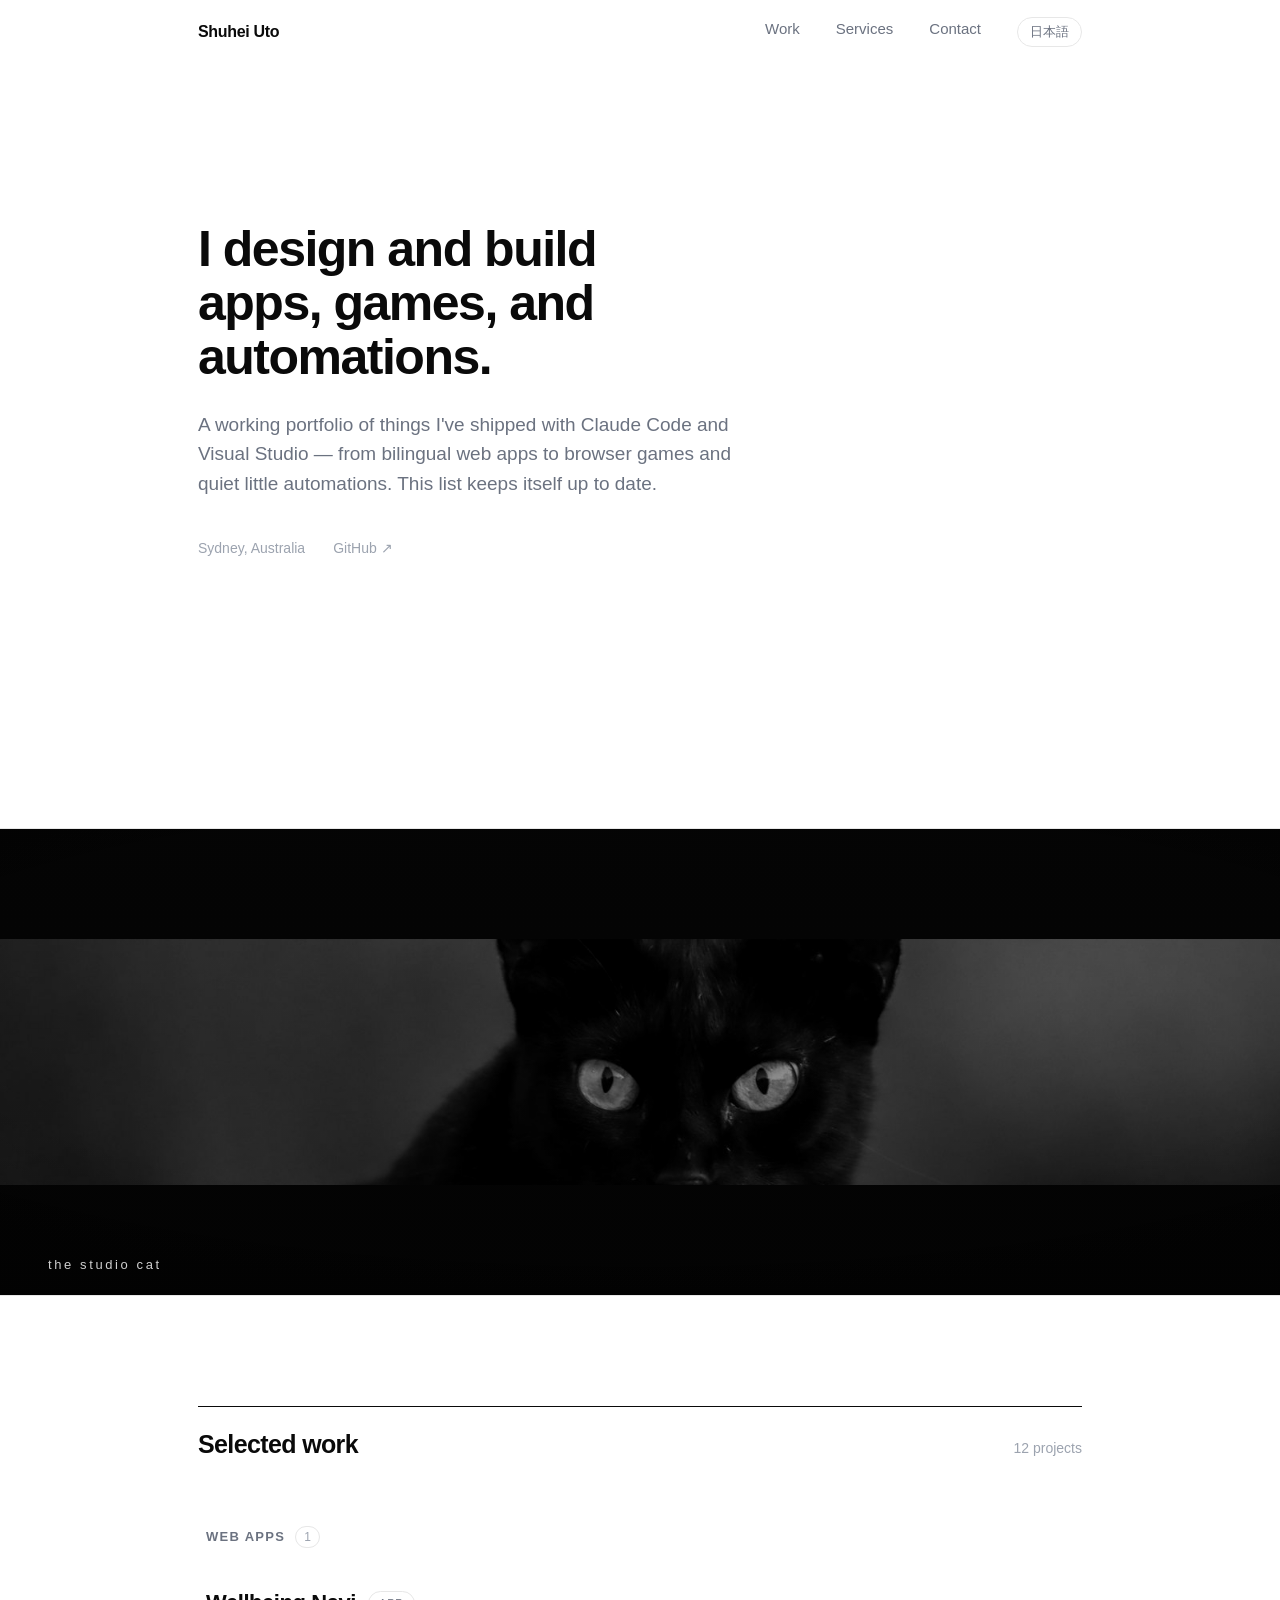
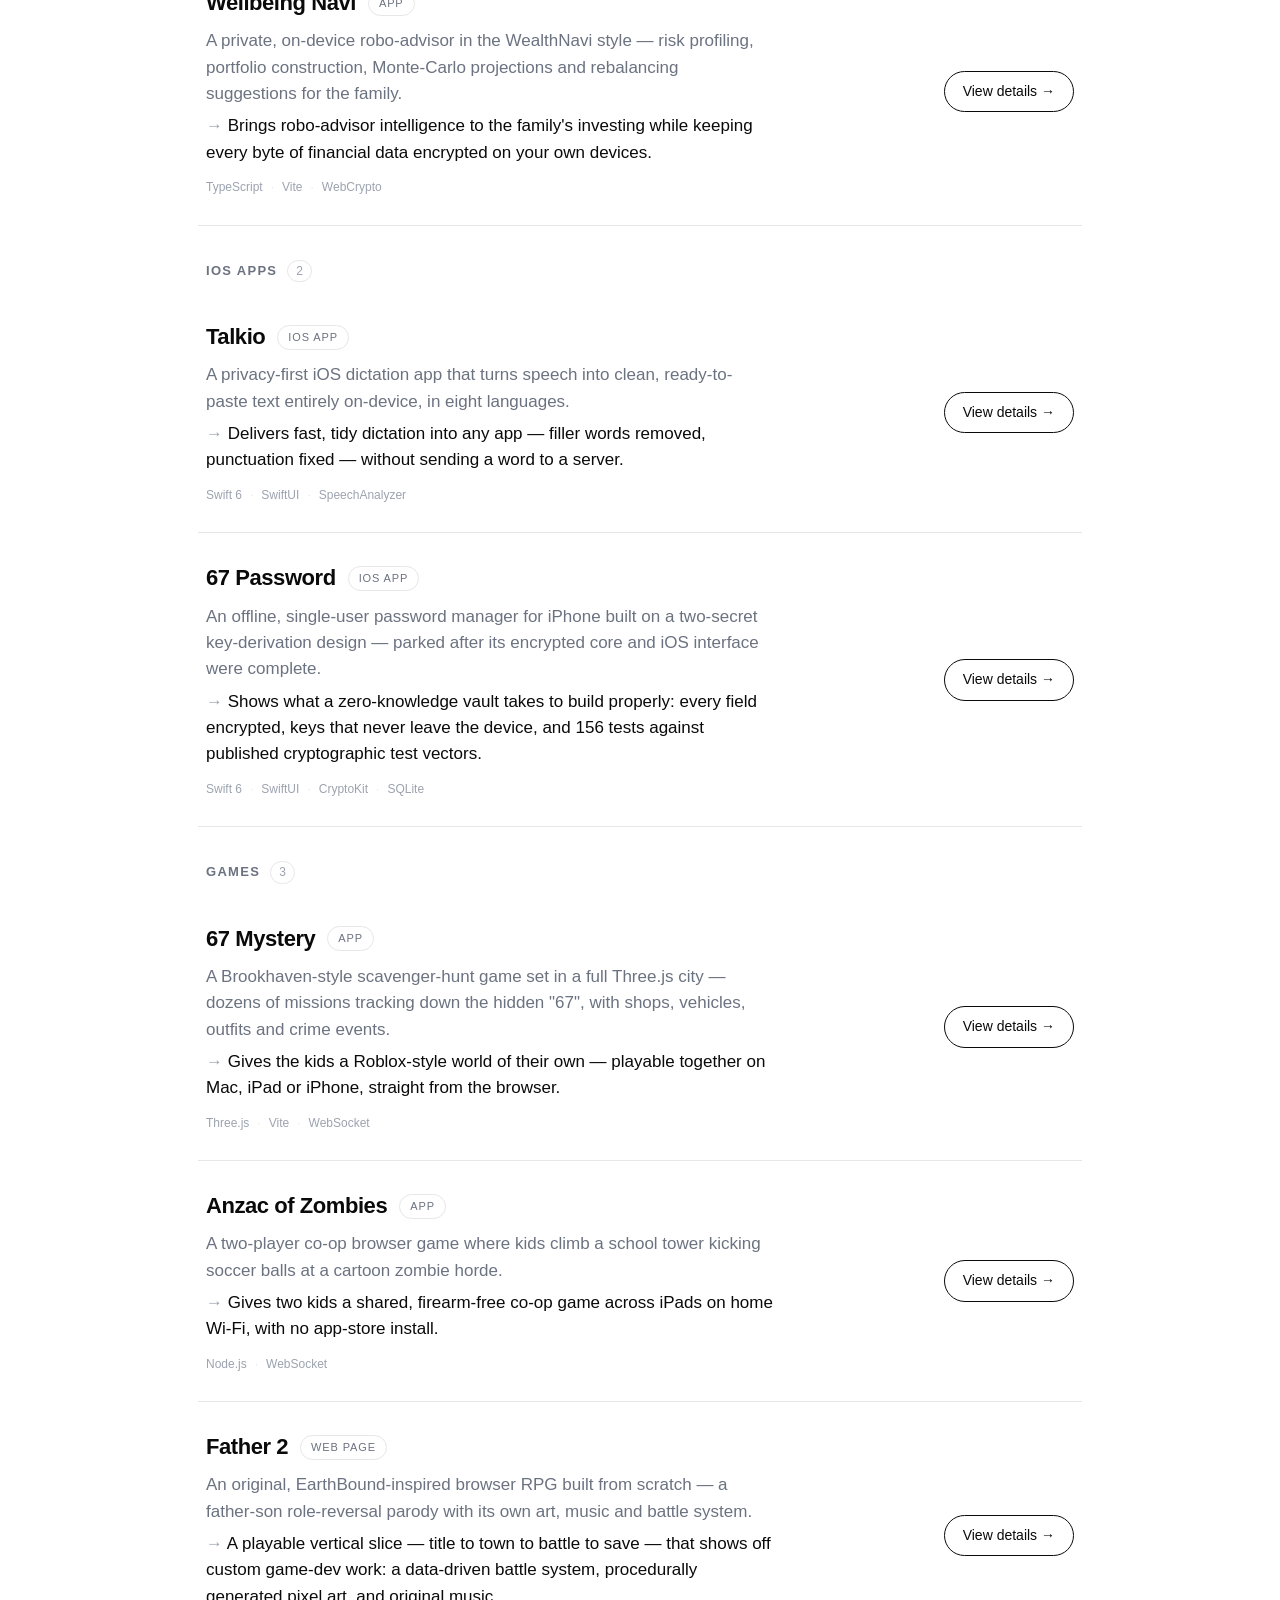
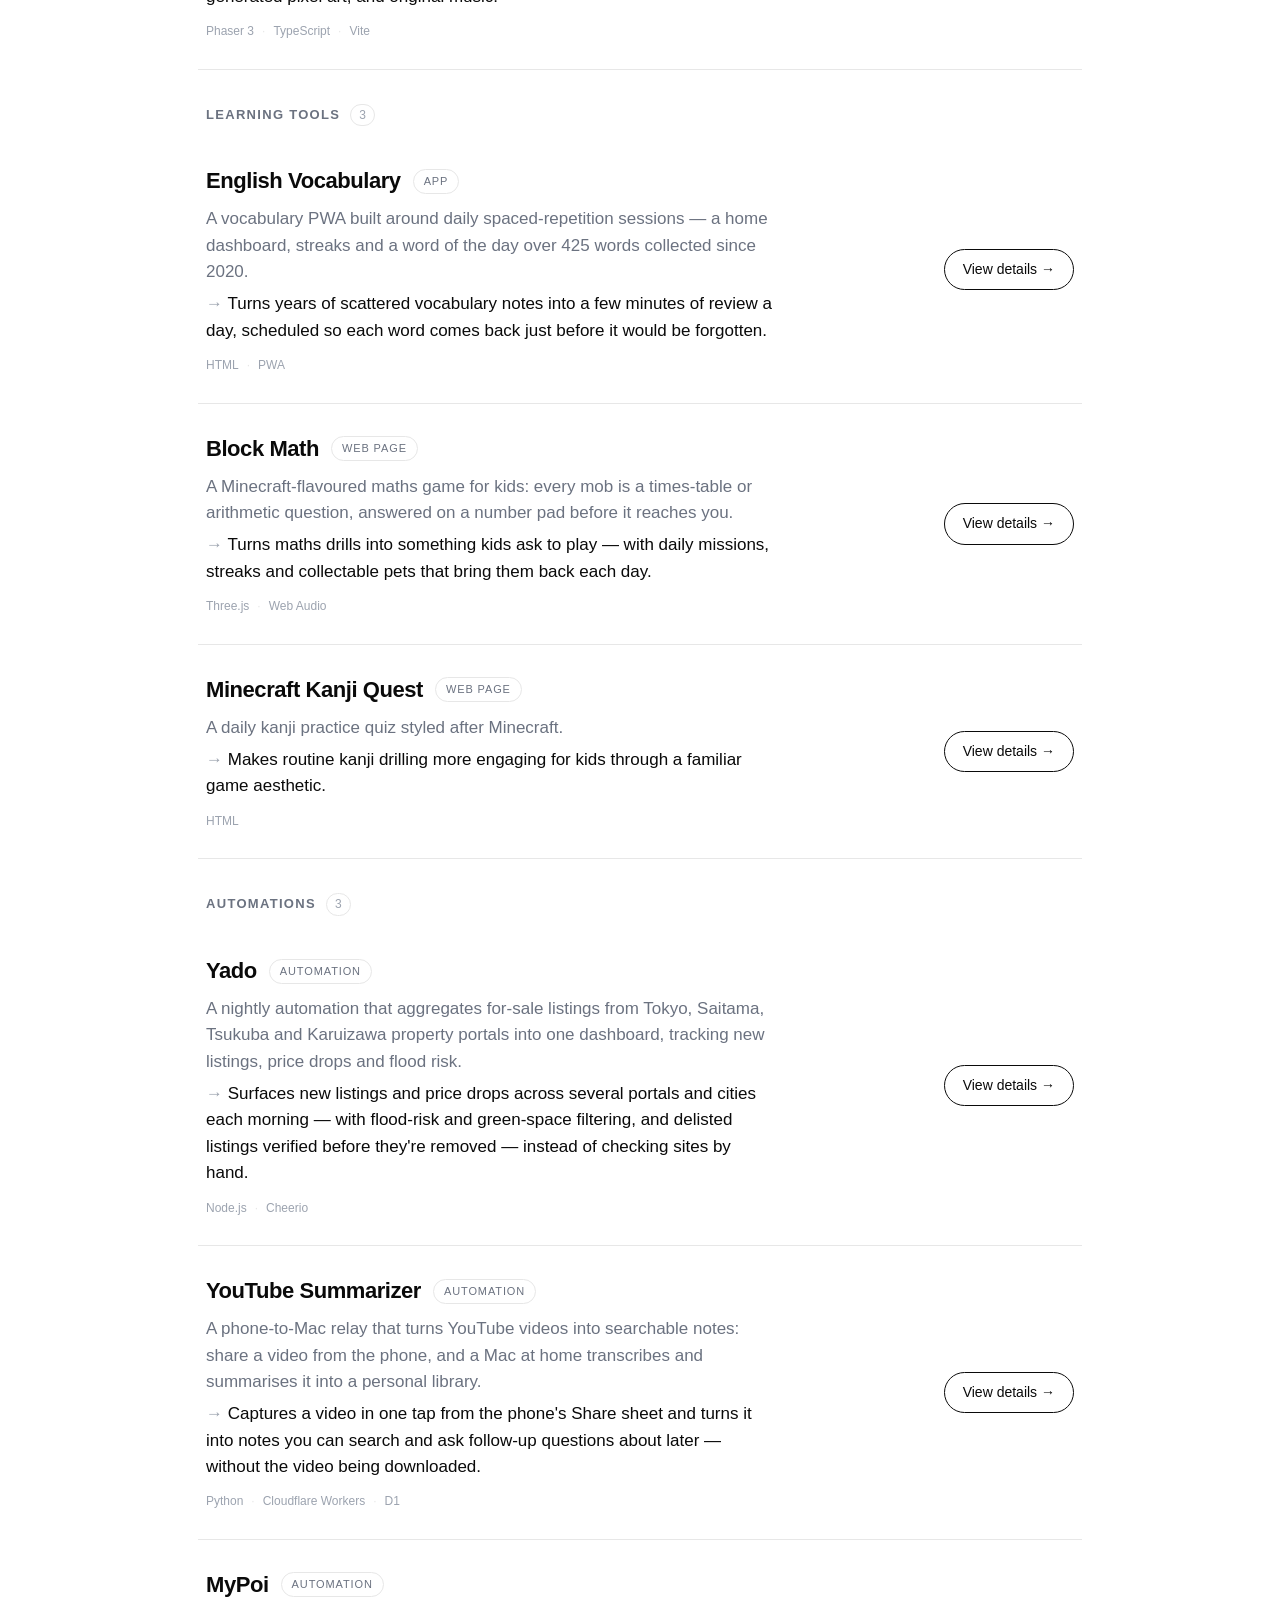
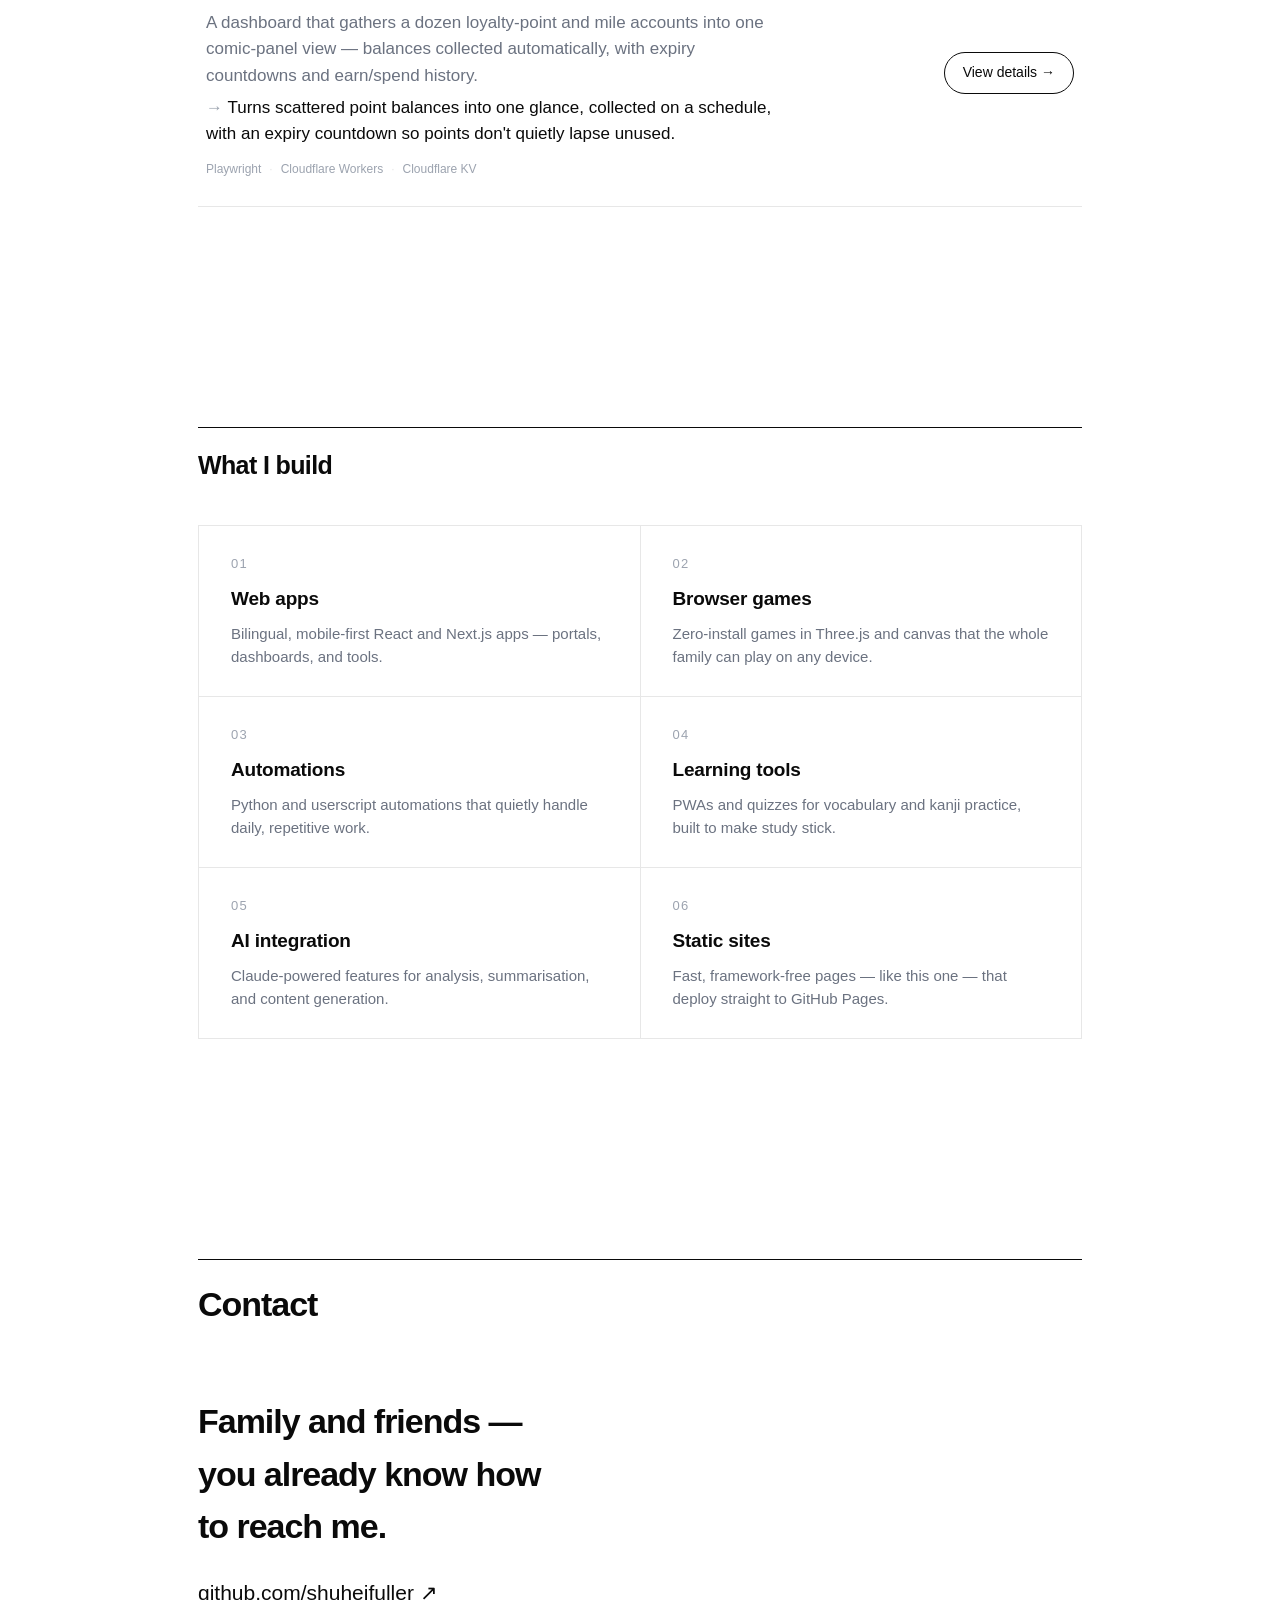
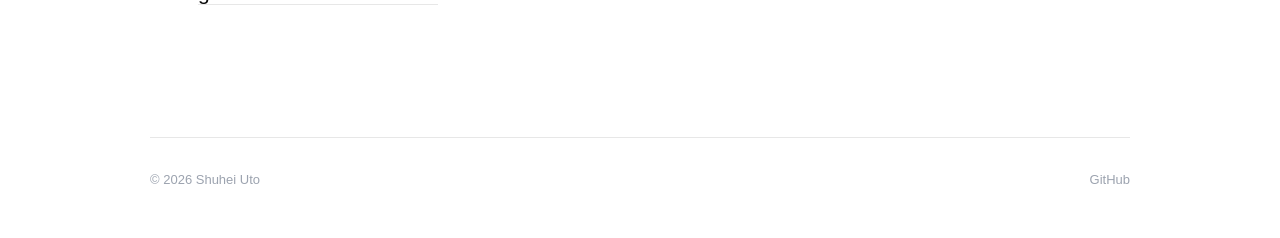
<file: index.html>
<!doctype html>
<html lang="en">
<head>
  <meta charset="utf-8" />
  <meta http-equiv="Content-Security-Policy" content="default-src 'none'; script-src 'self'; style-src 'self'; img-src 'self'; connect-src 'self'; font-src 'self'; manifest-src 'none'; base-uri 'none'; form-action 'none'; object-src 'none'; upgrade-insecure-requests" />
  <meta name="referrer" content="no-referrer" />
  <meta name="robots" content="noindex, nofollow, noarchive, noimageindex" />
  <meta name="viewport" content="width=device-width, initial-scale=1" />
  <title>Shuhei Uto — Apps, games & automations</title>
  <meta name="description" content="A working portfolio of apps, web pages, and automations built with Claude Code and Visual Studio." />
  <link rel="stylesheet" href="./assets/styles.css?v=5" />
</head>
<body>
  <header class="nav">
    <div class="wrap nav-inner">
      <a class="wordmark" href="#top">Shuhei&nbsp;Uto</a>
      <nav class="nav-links">
        <a href="#work" data-i18n="nav.work">Work</a>
        <a href="#services" data-i18n="nav.services">Services</a>
        <a href="#contact" data-i18n="nav.contact">Contact</a>
        <button type="button" class="lang-toggle" id="lang-toggle"
                data-i18n="nav.langToggle" data-i18n-title="nav.langToggleTitle">日本語</button>
      </nav>
    </div>
  </header>

  <main id="top">
    <section class="hero wrap">
      <h1 data-i18n="hero.title">I design and build apps, games, and automations.</h1>
      <p class="lead" data-i18n="hero.lead">
        A working portfolio of things I've shipped with Claude Code and Visual Studio —
        from bilingual web apps to browser games and quiet little automations. This list
        keeps itself up to date.
      </p>
      <div class="hero-meta">
        <span data-i18n="hero.location">Sydney, Australia</span>
        <a href="https://github.com/shuheifuller" target="_blank" rel="noopener noreferrer">GitHub ↗</a>
      </div>
    </section>

    <section class="cat-band" aria-label="Black cat portrait">
      <img src="./assets/img/black-cat.jpg" alt="Low-key monochrome portrait of a black cat" />
      <span class="cat-label" data-i18n="cat.label">the studio cat</span>
    </section>

    <section id="work" class="wrap">
      <div class="section-head">
        <h2 data-i18n="work.heading">Selected work</h2>
        <span class="count" id="work-count"></span>
      </div>
      <div class="work-list" id="work-list">
        <p class="loading" data-i18n="work.loading">Loading projects…</p>
      </div>
    </section>

    <section id="services" class="wrap">
      <div class="section-head"><h2 data-i18n="services.heading">What I build</h2></div>
      <div class="services">
        <div class="service">
          <div class="num">01</div>
          <h3 data-i18n="services.1.title">Web apps</h3>
          <p data-i18n="services.1.body">Bilingual, mobile-first React and Next.js apps — portals, dashboards, and tools.</p>
        </div>
        <div class="service">
          <div class="num">02</div>
          <h3 data-i18n="services.2.title">Browser games</h3>
          <p data-i18n="services.2.body">Zero-install games in Three.js and canvas that the whole family can play on any device.</p>
        </div>
        <div class="service">
          <div class="num">03</div>
          <h3 data-i18n="services.3.title">Automations</h3>
          <p data-i18n="services.3.body">Python and userscript automations that quietly handle daily, repetitive work.</p>
        </div>
        <div class="service">
          <div class="num">04</div>
          <h3 data-i18n="services.4.title">Learning tools</h3>
          <p data-i18n="services.4.body">PWAs and quizzes for vocabulary and kanji practice, built to make study stick.</p>
        </div>
        <div class="service">
          <div class="num">05</div>
          <h3 data-i18n="services.5.title">AI integration</h3>
          <p data-i18n="services.5.body">Claude-powered features for analysis, summarisation, and content generation.</p>
        </div>
        <div class="service">
          <div class="num">06</div>
          <h3 data-i18n="services.6.title">Static sites</h3>
          <p data-i18n="services.6.body">Fast, framework-free pages — like this one — that deploy straight to GitHub Pages.</p>
        </div>
      </div>
    </section>

    <section id="contact" class="contact wrap">
      <div class="section-head"><h2 data-i18n="contact.heading">Contact</h2></div>
      <h2 data-i18n="contact.pitch">Family and friends — you already know how to reach me.</h2>
      <p><a class="big" href="https://github.com/shuheifuller" target="_blank" rel="noopener noreferrer">github.com/shuheifuller ↗</a></p>
    </section>
  </main>

  <footer class="footer wrap">
    <span>© <span id="year">2026</span> Shuhei Uto</span>
    <span>
      <a href="https://github.com/shuheifuller" target="_blank" rel="noopener noreferrer">GitHub</a>
    </span>
  </footer>

  <script src="./assets/core.js?v=5"></script>
  <script src="./assets/i18n.js?v=5"></script>
  <script src="./assets/vault.js?v=5"></script>
  <script src="./assets/main.js?v=5"></script>
</body>
</html>
</file>
<file: assets/styles.css>
/* ── Shuhei Uto — portfolio. flexdigital-inspired: monochrome, generous whitespace. ── */

:root {
  --bg: #ffffff;
  --fg: #0a0a0a;
  --muted: #6b7280;
  --faint: #9ca3af;
  --line: #e7e7e7;
  --hover: #f6f6f6;
  --accent: #0a0a0a;
  --maxw: 980px;
  --pad: clamp(20px, 5vw, 48px);
  --sans: "Inter", -apple-system, BlinkMacSystemFont, "Segoe UI", "Helvetica Neue", Arial, sans-serif;
}

* { box-sizing: border-box; }

html { scroll-behavior: smooth; }

body {
  margin: 0;
  background: var(--bg);
  color: var(--fg);
  font-family: var(--sans);
  font-size: 17px;
  line-height: 1.55;
  -webkit-font-smoothing: antialiased;
  text-rendering: optimizeLegibility;
}

a { color: inherit; text-decoration: none; }

.wrap {
  max-width: var(--maxw);
  margin: 0 auto;
  padding-left: var(--pad);
  padding-right: var(--pad);
}

/* ── Nav ───────────────────────────────────────────────────────────── */
.nav {
  position: fixed;
  inset: 0 0 auto 0;
  z-index: 50;
  background: rgba(255, 255, 255, 0.82);
  backdrop-filter: saturate(180%) blur(12px);
  border-bottom: 1px solid transparent;
  transition: border-color 0.25s ease;
}
.nav.scrolled { border-bottom-color: var(--line); }
.nav-inner {
  display: flex;
  align-items: center;
  justify-content: space-between;
  height: 64px;
}
.wordmark {
  font-weight: 600;
  letter-spacing: -0.02em;
  font-size: 16px;
}
.nav-links {
  display: flex;
  gap: clamp(16px, 3vw, 36px);
  font-size: 15px;
  color: var(--muted);
}
.nav-links a { transition: color 0.15s ease; }
.nav-links a:hover { color: var(--fg); }
.lang-toggle {
  font: inherit;
  font-size: 13px;
  color: var(--muted);
  background: none;
  border: 1px solid var(--line);
  border-radius: 999px;
  padding: 4px 12px;
  cursor: pointer;
  transition: color 0.15s ease, border-color 0.15s ease;
}
.lang-toggle:hover { color: var(--fg); border-color: var(--fg); }
/* Japanese text sits better with slightly looser lines */
:root:lang(ja) body { line-height: 1.7; }
:root:lang(ja) .hero h1 { letter-spacing: -0.01em; line-height: 1.3; }

/* ── Hero ──────────────────────────────────────────────────────────── */
.hero {
  min-height: 92vh;
  display: flex;
  flex-direction: column;
  justify-content: center;
  padding-top: 64px;
}
.hero h1 {
  font-size: clamp(32px, 4.4vw, 50px);
  line-height: 1.08;
  letter-spacing: -0.03em;
  font-weight: 600;
  margin: 0 0 26px;
  max-width: 18ch;
}
.hero .lead {
  font-size: clamp(16px, 1.6vw, 19px);
  color: var(--muted);
  max-width: 54ch;
  margin: 0 0 40px;
}
.hero-meta {
  display: flex;
  gap: 28px;
  flex-wrap: wrap;
  font-size: 14px;
  color: var(--faint);
}
.hero-meta a:hover { color: var(--fg); }

/* ── Black-cat feature band (low-key, full width) ──────────────────── */
.cat-band {
  position: relative;
  width: 100%;
  height: clamp(300px, 52vh, 560px);
  overflow: hidden;
  background: #050505;
  border-top: 1px solid var(--line);
  border-bottom: 1px solid var(--line);
}
.cat-band img {
  width: 100%;
  height: 100%;
  object-fit: cover;
  object-position: center 38%;
  display: block;
  /* monotone, low-key */
  filter: grayscale(1) contrast(1.06) brightness(0.78);
}
/* vignette so the photo reads low-key and the label stays legible */
.cat-band::after {
  content: "";
  position: absolute;
  inset: 0;
  pointer-events: none;
  background:
    radial-gradient(120% 90% at 50% 42%, rgba(0,0,0,0) 45%, rgba(0,0,0,0.72) 100%),
    linear-gradient(to bottom, rgba(0,0,0,0.15), rgba(0,0,0,0.35));
}
.cat-label {
  position: absolute;
  left: var(--pad);
  bottom: 20px;
  z-index: 2;
  color: #cfcfcf;
  font-size: 13px;
  letter-spacing: 0.2em;
  text-transform: lowercase;
}

/* ── Section scaffolding ───────────────────────────────────────────── */
section { padding: clamp(56px, 9vw, 110px) 0; }
.section-head {
  display: flex;
  align-items: baseline;
  justify-content: space-between;
  margin-bottom: 40px;
  border-top: 1px solid var(--fg);
  padding-top: 18px;
}
.section-head h2 {
  font-size: clamp(20px, 2.2vw, 25px);
  font-weight: 600;
  letter-spacing: -0.025em;
  margin: 0;
}
.section-head .count { color: var(--faint); font-size: 14px; }

/* ── Work list (grouped by category) ──────────────────────────────── */
.work-list { display: flex; flex-direction: column; }
.work-group + .work-group { margin-top: 12px; }
.work-group-head {
  display: flex;
  align-items: baseline;
  gap: 10px;
  padding: 22px 8px 10px;
}
.work-group-title {
  font-size: 13px;
  font-weight: 600;
  letter-spacing: 0.1em;
  text-transform: uppercase;
  color: var(--muted);
  margin: 0;
}
.work-group-count {
  font-size: 12px;
  color: var(--faint);
  border: 1px solid var(--line);
  border-radius: 999px;
  padding: 1px 8px;
}
.work-item {
  display: grid;
  grid-template-columns: 1fr auto;
  gap: 16px 32px;
  align-items: start;
  padding: 28px 8px;
  border-bottom: 1px solid var(--line);
  transition: background 0.15s ease, padding-left 0.2s ease;
}
.work-item:hover { background: var(--hover); padding-left: 16px; }
.work-item .body { min-width: 0; }
.work-head {
  display: flex;
  align-items: center;
  gap: 12px;
  flex-wrap: wrap;
  margin-bottom: 8px;
}
.work-name {
  font-size: clamp(19px, 1.9vw, 22px);
  font-weight: 600;
  letter-spacing: -0.02em;
}
.tag {
  font-size: 11px;
  letter-spacing: 0.08em;
  text-transform: uppercase;
  color: var(--muted);
  border: 1px solid var(--line);
  border-radius: 999px;
  padding: 3px 10px;
  white-space: nowrap;
}
.work-desc { color: var(--muted); margin: 0 0 6px; max-width: 60ch; }
.work-benefit { color: var(--fg); margin: 0; max-width: 60ch; font-weight: 450; }
.work-benefit::before { content: "→ "; color: var(--faint); }
.work-tech {
  margin-top: 12px;
  display: flex;
  gap: 8px;
  flex-wrap: wrap;
  font-size: 12px;
  color: var(--faint);
}
.work-tech span { white-space: nowrap; }
.work-tech span + span::before { content: "·"; margin-right: 8px; color: var(--line); }

.work-link {
  align-self: center;
  font-size: 14px;
  white-space: nowrap;
  border: 1px solid var(--fg);
  border-radius: 999px;
  padding: 9px 18px;
  transition: background 0.15s ease, color 0.15s ease;
}
.work-link:hover { background: var(--fg); color: var(--bg); }
.work-link .arrow { transition: transform 0.15s ease; display: inline-block; }
.work-link:hover .arrow { transform: translate(2px, -2px); }
.no-link { align-self: center; font-size: 13px; color: var(--faint); white-space: nowrap; }

/* ── Services ──────────────────────────────────────────────────────── */
.services { display: grid; grid-template-columns: repeat(2, 1fr); gap: 1px; background: var(--line); border: 1px solid var(--line); }
.service { background: var(--bg); padding: 28px clamp(18px, 3vw, 32px); }
.service .num { color: var(--faint); font-size: 13px; letter-spacing: 0.1em; }
.service h3 { font-size: 19px; font-weight: 600; margin: 10px 0 8px; letter-spacing: -0.01em; }
.service p { color: var(--muted); margin: 0; font-size: 15px; }

/* ── Contact / footer ──────────────────────────────────────────────── */
.contact h2 { font-size: clamp(24px, 2.8vw, 34px); letter-spacing: -0.03em; font-weight: 600; margin: 0 0 24px; max-width: 20ch; }
.contact a.big { font-size: clamp(17px, 1.8vw, 21px); border-bottom: 1px solid var(--line); transition: border-color 0.15s ease; }
.contact a.big:hover { border-bottom-color: var(--fg); }
.footer { border-top: 1px solid var(--line); padding: 32px 0 48px; color: var(--faint); font-size: 13px; display: flex; justify-content: space-between; flex-wrap: wrap; gap: 12px; }
.footer a:hover { color: var(--fg); }

.loading, .error { color: var(--faint); padding: 28px 8px; }
.error { color: #b91c1c; }

/* ── Project detail page ───────────────────────────────────────────── */
.detail { padding-top: 104px; padding-bottom: 80px; }
.back {
  display: inline-block;
  font-size: 14px;
  color: var(--muted);
  margin: 8px 0 24px;
  transition: color 0.15s ease;
}
.back:hover { color: var(--fg); }
.detail-head { margin-bottom: 28px; }
.detail-title { font-size: clamp(28px, 3.6vw, 42px); font-weight: 600; letter-spacing: -0.03em; margin: 0; }
.detail-tagline { color: var(--muted); font-size: clamp(16px, 2vw, 19px); margin: 12px 0 0; max-width: 60ch; }

.gallery { display: grid; gap: 16px; margin: 0 0 48px; }
.gallery.multi { grid-template-columns: repeat(auto-fit, minmax(280px, 1fr)); }
.shot { margin: 0; }
.shot img {
  width: 100%;
  height: auto;
  display: block;
  border: 1px solid var(--line);
  border-radius: 10px;
  background: var(--hover);
}
.shot figcaption { color: var(--faint); font-size: 13px; margin-top: 8px; }

.detail-grid { display: grid; grid-template-columns: 1.7fr 1fr; gap: clamp(28px, 5vw, 64px); align-items: start; }
.detail-overview p { margin: 0 0 16px; max-width: 64ch; }
.detail-overview .detail-benefit { color: var(--fg); }
.detail-sub { font-size: 14px; letter-spacing: 0.08em; text-transform: uppercase; color: var(--muted); margin: 32px 0 12px; font-weight: 600; }
.highlights { margin: 0; padding: 0; list-style: none; }
.highlights li { padding: 10px 0 10px 22px; border-bottom: 1px solid var(--line); position: relative; }
.highlights li::before { content: "→"; position: absolute; left: 0; color: var(--faint); }

/* ── Architecture diagram ──────────────────────────────────────────── */
.detail-arch { margin-top: 56px; border-top: 1px solid var(--line); padding-top: 32px; }
.detail-arch .detail-sub { margin-top: 0; }
.arch-summary { color: var(--muted); max-width: 70ch; margin: 0 0 12px; }
.arch-flow { display: flex; flex-direction: column; align-items: center; margin: 28px 0 8px; }
.arch-stage { display: flex; justify-content: center; gap: 14px; flex-wrap: wrap; width: 100%; }
.arch-box {
  display: flex;
  flex-direction: column;
  gap: 3px;
  border: 1px solid var(--line);
  border-radius: 10px;
  background: var(--hover);
  padding: 13px 20px;
  min-width: 230px;
  max-width: 340px;
  text-align: center;
}
.arch-stage.parallel .arch-box { flex: 0 1 300px; }
.arch-box-title { font-weight: 600; font-size: 15px; letter-spacing: -0.01em; }
.arch-box-note { color: var(--muted); font-size: 13px; line-height: 1.45; }
.arch-box-tech { color: var(--faint); font-size: 11px; letter-spacing: 0.08em; text-transform: uppercase; margin-top: 2px; }
.arch-link { display: flex; align-items: center; gap: 8px; height: 34px; color: var(--faint); }
.arch-arrow { font-size: 15px; line-height: 1; }
.arch-via { font-size: 11px; letter-spacing: 0.06em; text-transform: uppercase; }
.arch-notes { margin: 22px 0 0; padding: 0; list-style: none; max-width: 70ch; }
.arch-notes li { position: relative; padding: 7px 0 7px 20px; color: var(--muted); font-size: 14px; }
.arch-notes li::before { content: "·"; position: absolute; left: 6px; color: var(--faint); }

.detail-meta h3 { font-size: 13px; letter-spacing: 0.08em; text-transform: uppercase; color: var(--muted); margin: 0 0 12px; font-weight: 600; }
/* owner-only vault UI */
.owner-area { margin-top: 20px; }
.owner-area h3 { margin-top: 0; }
.owner-unlock { display: inline-block; font-size: 12px; color: var(--faint); border-bottom: 1px dotted var(--line); margin-top: 10px; }
.owner-unlock:hover { color: var(--fg); }
.owner-links { display: flex; flex-direction: column; gap: 10px; margin-bottom: 6px; }
.owner-link {
  align-self: start;
  font-size: 14px;
  border: 1px solid var(--fg);
  border-radius: 999px;
  padding: 8px 16px;
  transition: background 0.15s ease, color 0.15s ease;
}
.owner-link:hover { background: var(--fg); color: var(--bg); }
.work-actions { display: flex; align-items: center; gap: 10px; align-self: center; }
.owner-ext {
  font-size: 15px;
  color: var(--muted);
  border: 1px solid var(--line);
  border-radius: 999px;
  width: 34px; height: 34px;
  display: inline-flex; align-items: center; justify-content: center;
  transition: color 0.15s ease, border-color 0.15s ease;
}
.owner-ext:hover { color: var(--fg); border-color: var(--fg); }
.detail-meta h3 + * { margin-bottom: 28px; }
.meta-tech { display: flex; flex-wrap: wrap; gap: 8px; }
.chip { font-size: 13px; border: 1px solid var(--line); border-radius: 999px; padding: 5px 12px; color: var(--fg); }
.meta-note { color: var(--muted); font-size: 14px; margin: 0; max-width: 36ch; }

@media (max-width: 680px) {
  .detail-grid { grid-template-columns: 1fr; }
  .arch-stage { flex-direction: column; align-items: stretch; }
  .arch-box { min-width: 0; max-width: none; }
}

/* ── Responsive ────────────────────────────────────────────────────── */
@media (max-width: 680px) {
  .work-item { grid-template-columns: 1fr; }
  .work-link, .no-link, .work-actions { align-self: start; justify-self: start; }
  .services { grid-template-columns: 1fr; }
  .nav-links { gap: 16px; }
}

/* ── Dark mode (optional, follows system) ──────────────────────────── */
@media (prefers-color-scheme: dark) {
  :root {
    --bg: #0a0a0a; --fg: #f5f5f5; --muted: #9ca3af; --faint: #6b7280;
    --line: #232323; --hover: #141414; --accent: #f5f5f5;
  }
  .nav { background: rgba(10, 10, 10, 0.82); }
}
</file>
